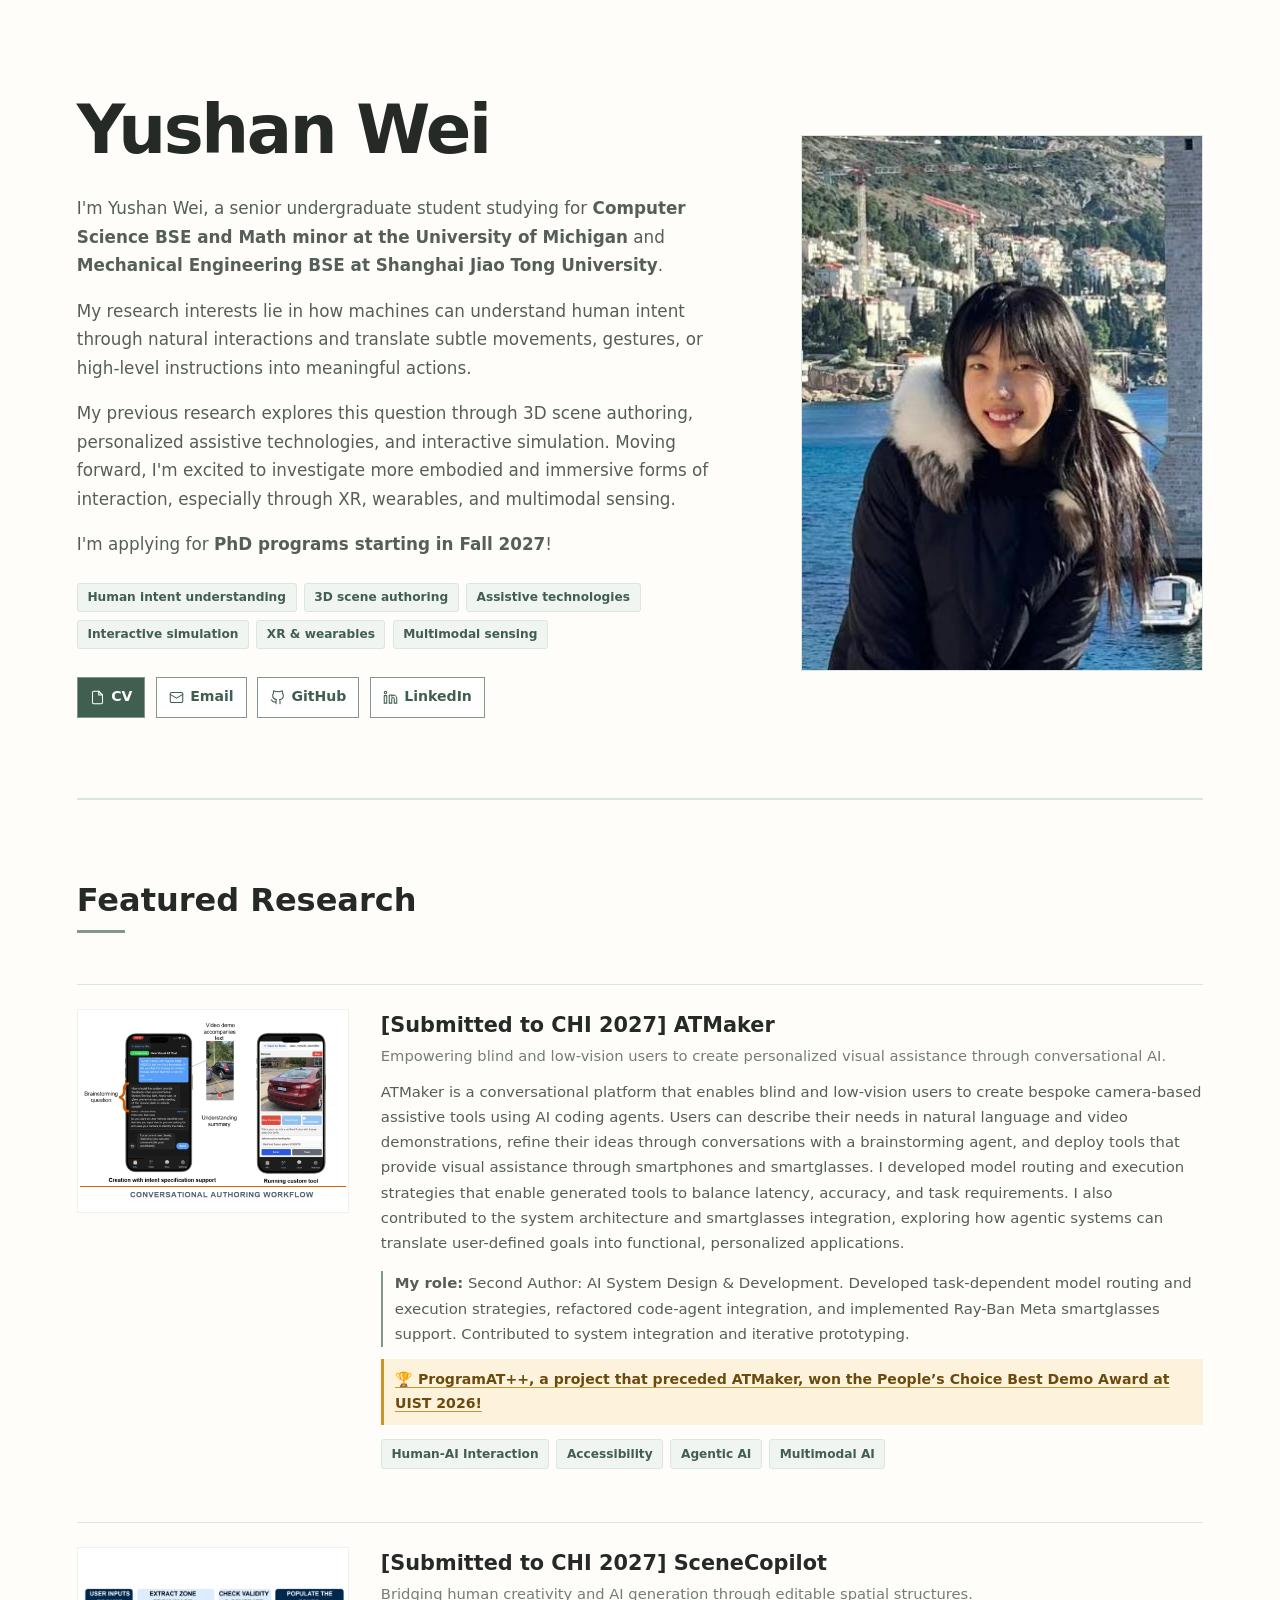
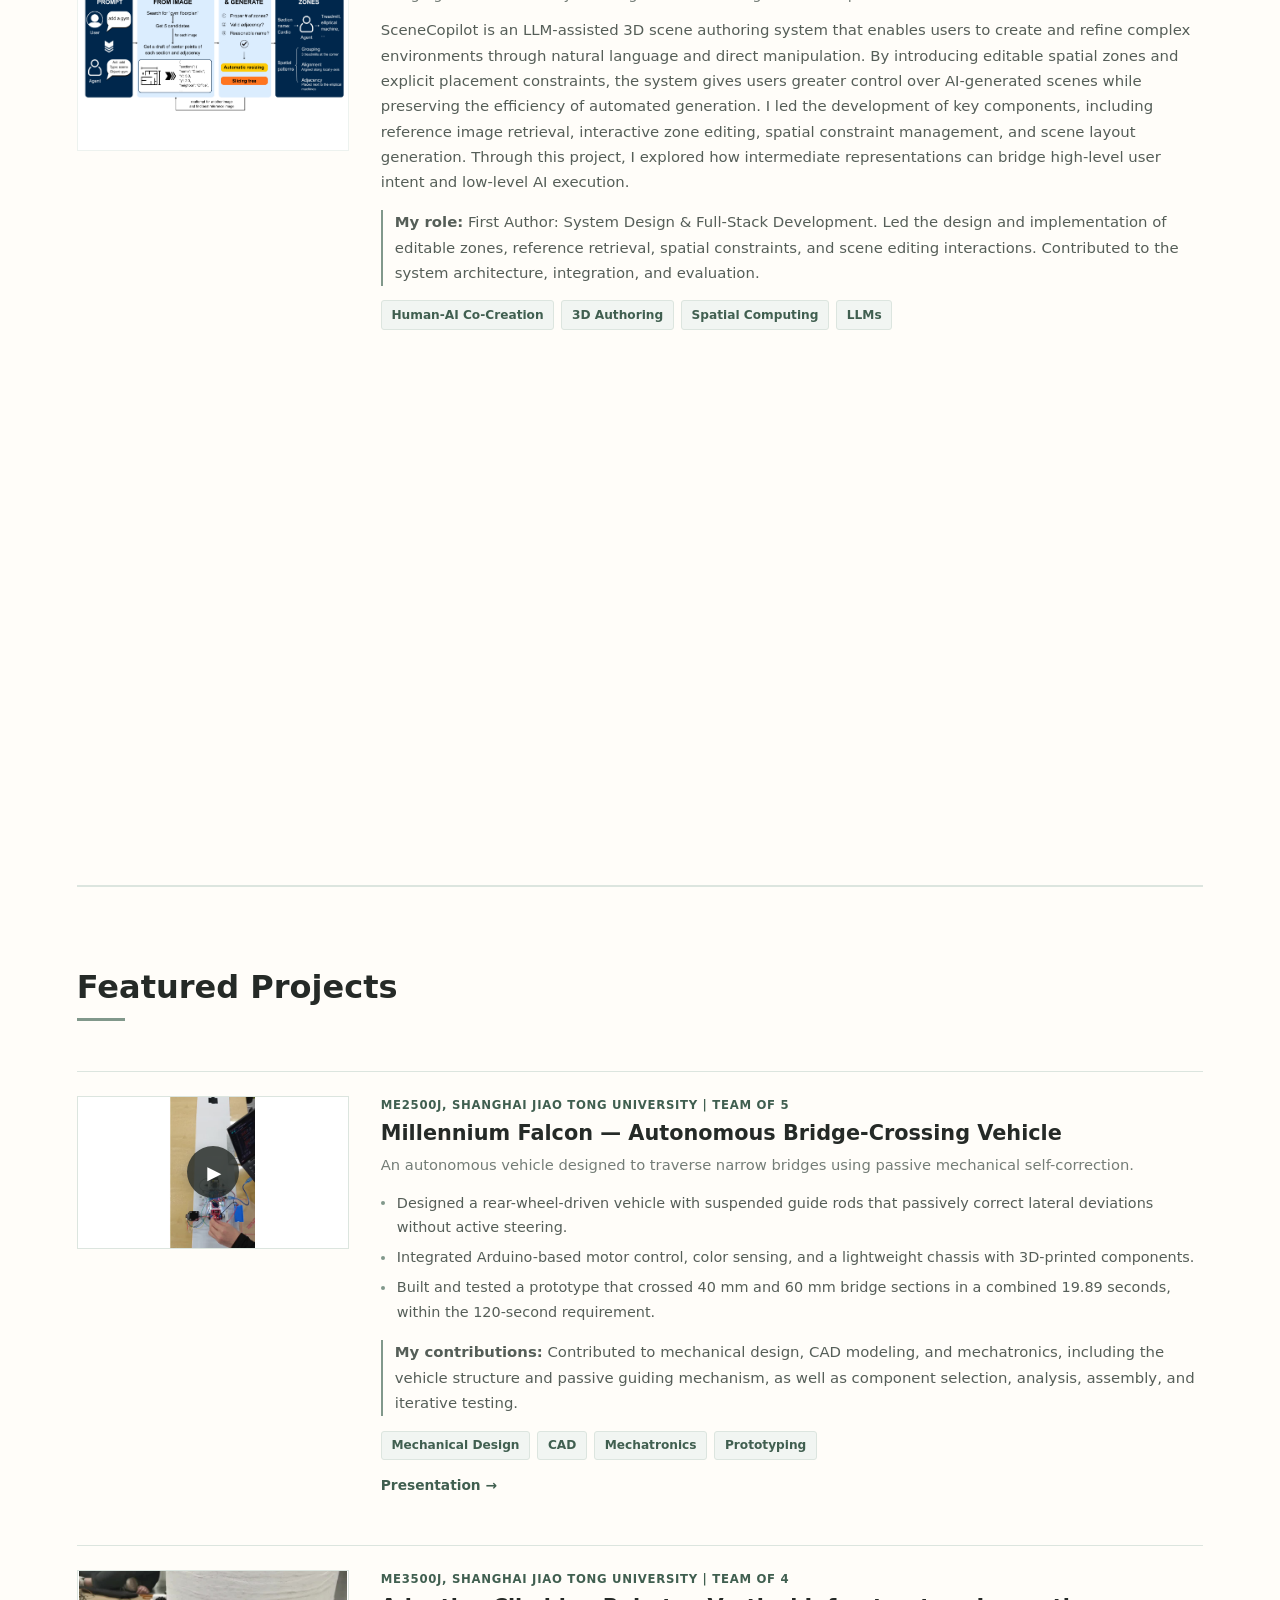
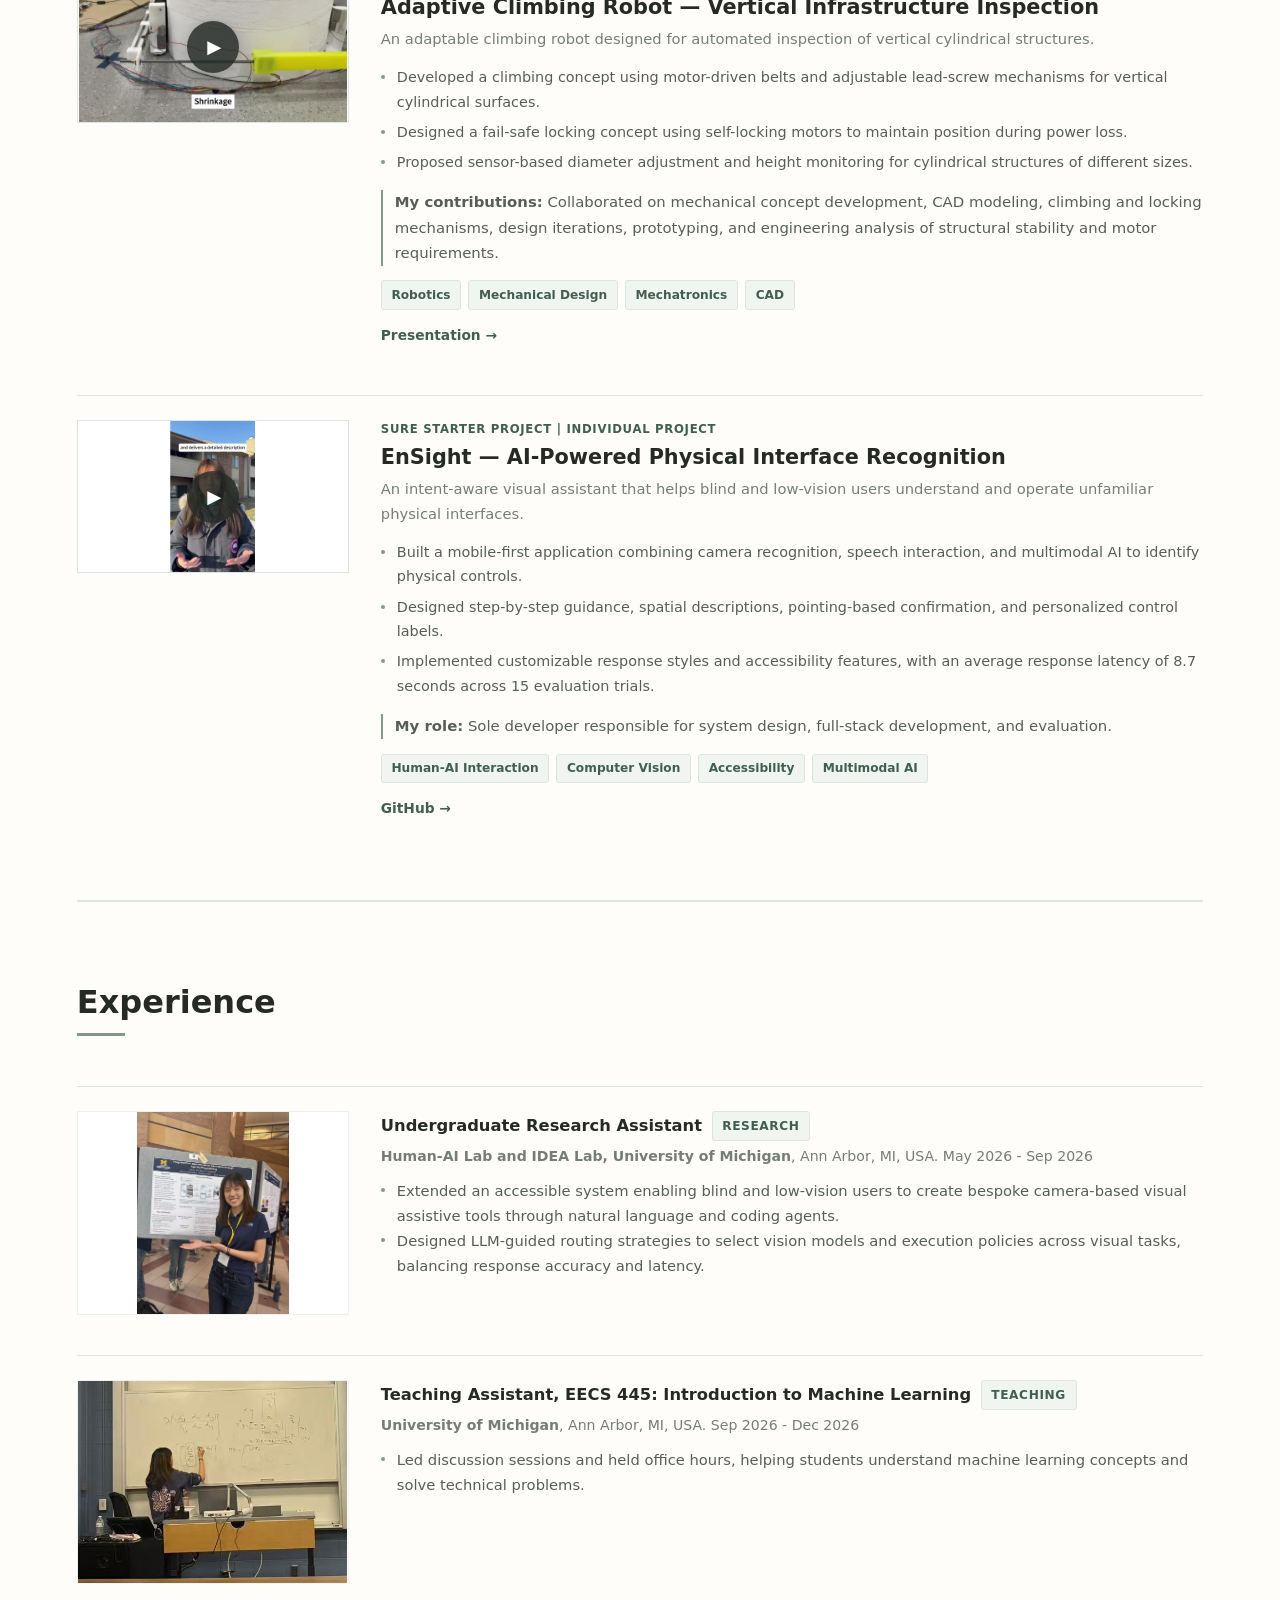
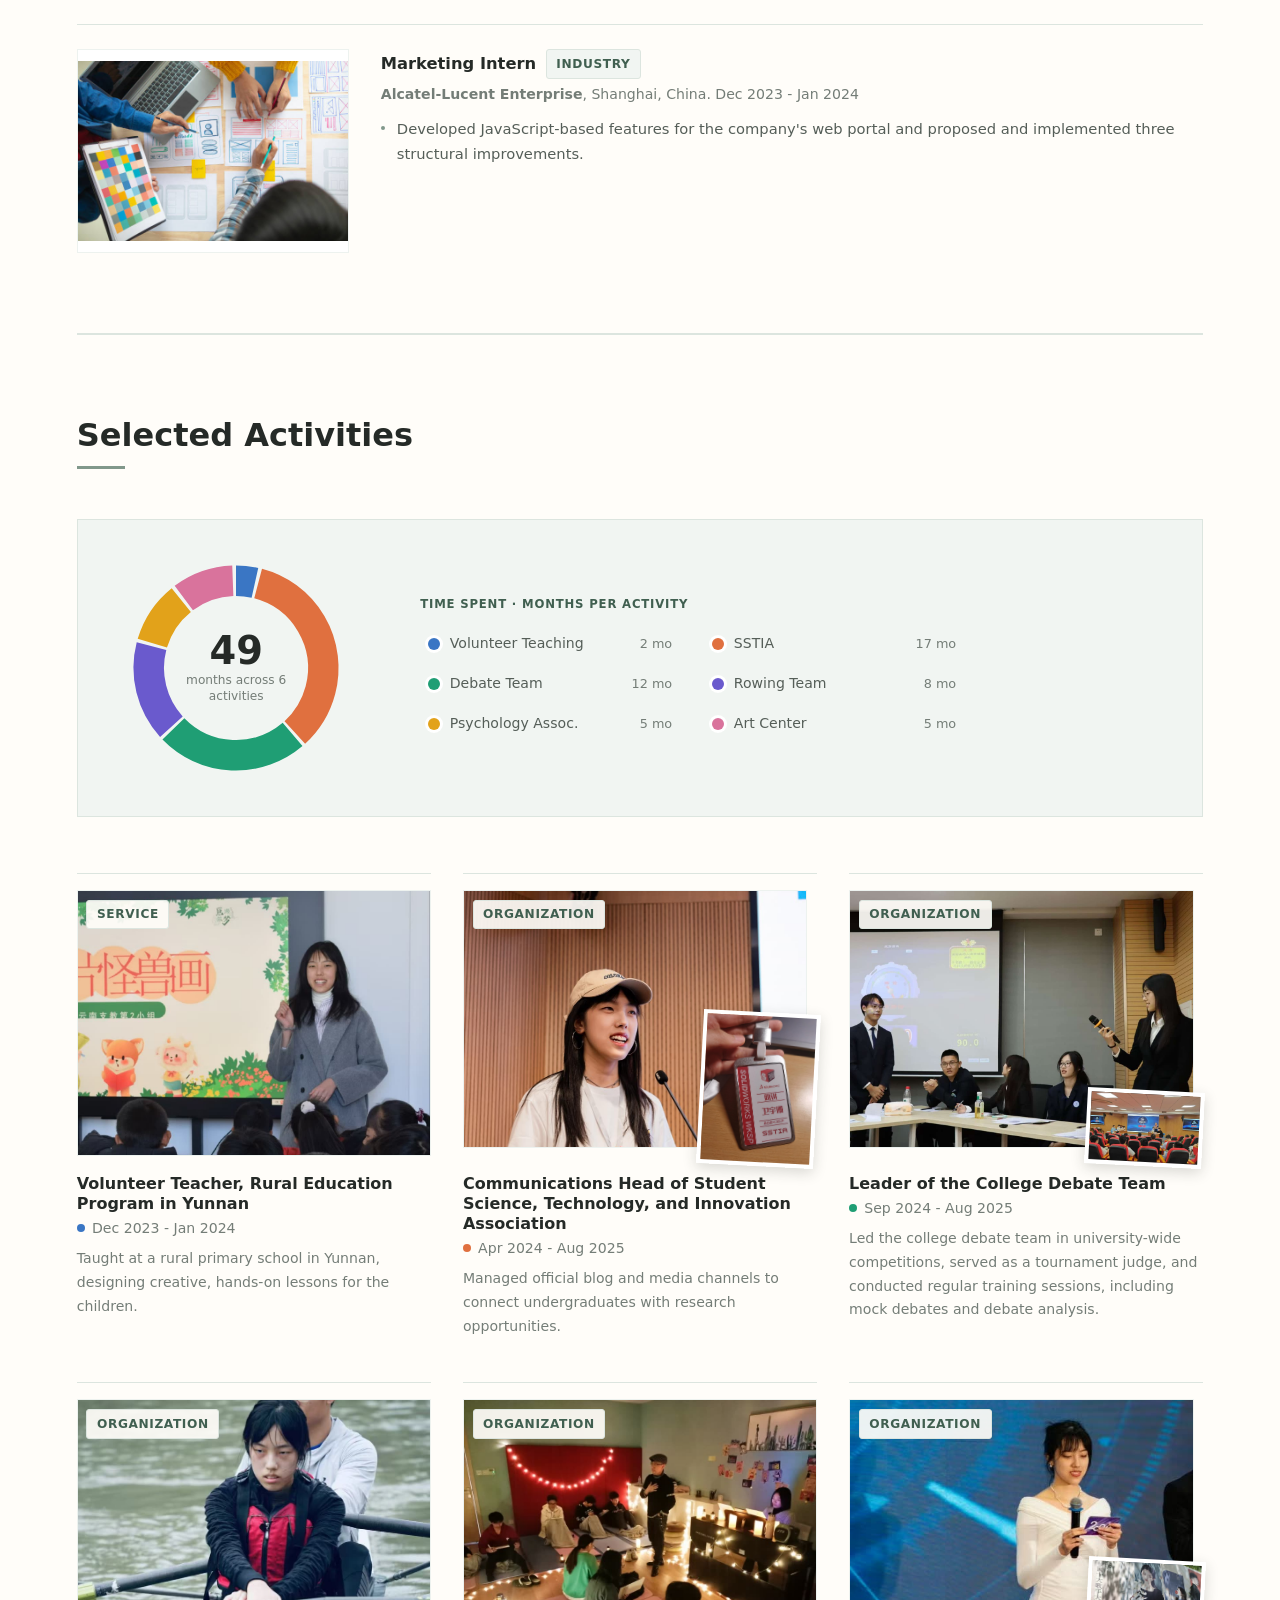
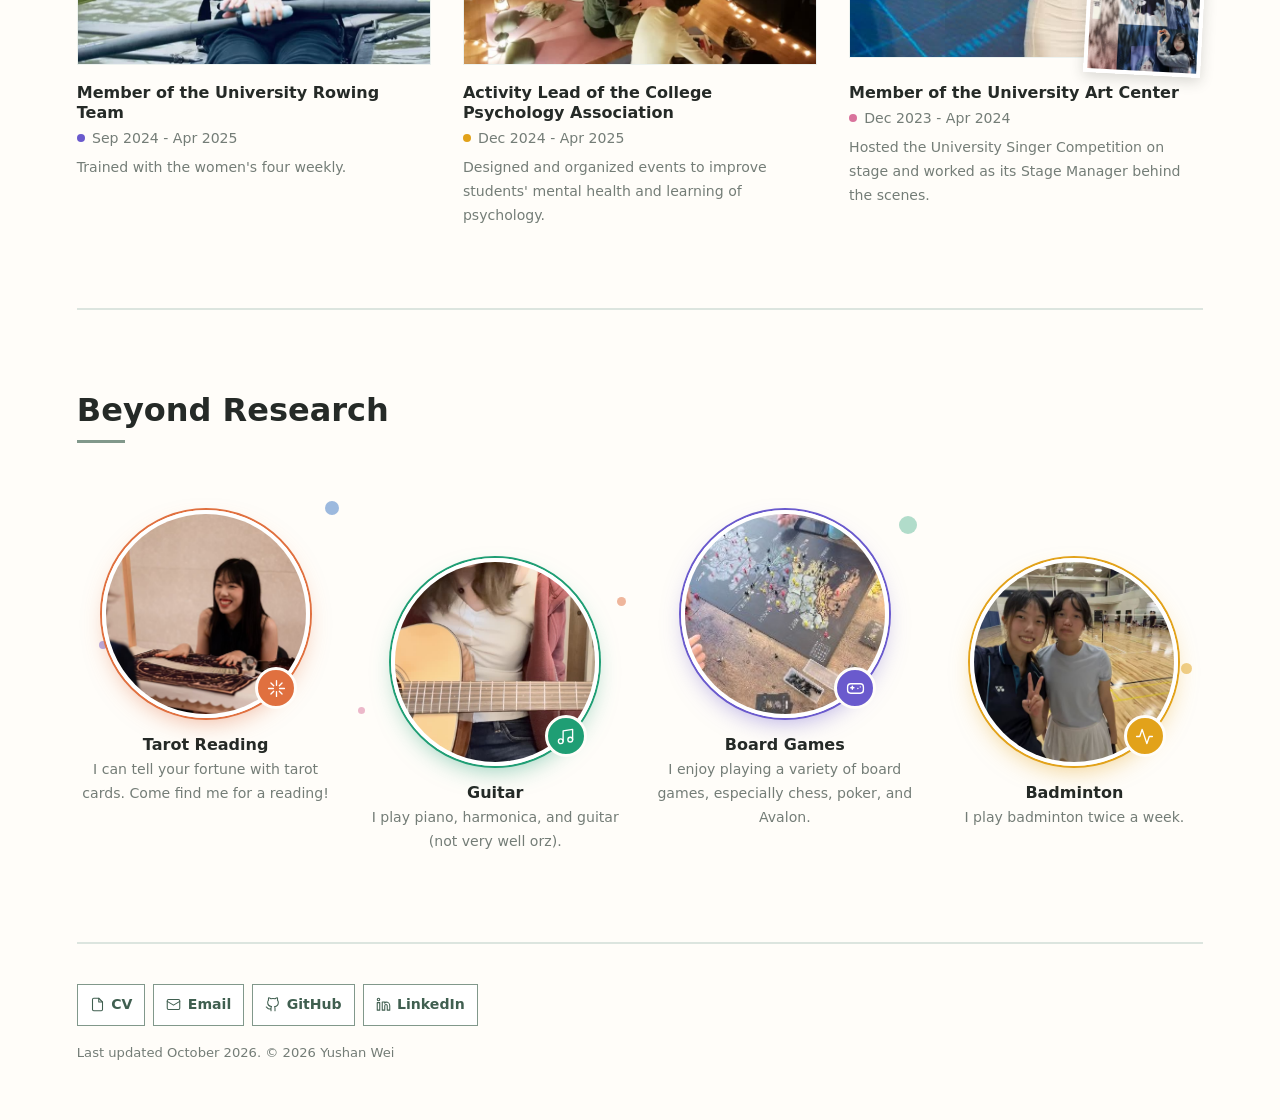
<file: index.html>
<!DOCTYPE html>
<html lang="en">
<head>
<meta charset="utf-8">
<meta name="viewport" content="width=device-width, initial-scale=1">
<title>Yushan Wei - University of Michigan</title>
<meta name="description" content="Yushan Wei is a Computer Science undergraduate researcher at the University of Michigan interested in HCI, Human-AI Interaction, XR, wearables, and intelligent interactive systems.">
<link rel="canonical" href="https://yushanwe.github.io/">
<meta property="og:title" content="Yushan Wei - University of Michigan">
<meta property="og:description" content="Computer Science undergraduate researcher at the University of Michigan interested in HCI, Human-AI Interaction, XR, wearables, and intelligent interactive systems.">
<meta property="og:type" content="website">
<meta property="og:url" content="https://yushanwe.github.io/">
<meta property="og:image" content="https://yushanwe.github.io/figures/sophie2.jpg">
<meta property="og:image:alt" content="Portrait of Yushan Wei">
<meta property="og:site_name" content="Yushan Wei">
<meta name="twitter:card" content="summary_large_image">
<meta name="twitter:title" content="Yushan Wei - University of Michigan">
<meta name="twitter:description" content="Computer Science undergraduate researcher at the University of Michigan interested in HCI, Human-AI Interaction, XR, wearables, and intelligent interactive systems.">
<meta name="twitter:image" content="https://yushanwe.github.io/figures/sophie2.jpg">
<meta name="twitter:image:alt" content="Portrait of Yushan Wei">
<link rel="icon" href="assets/img/favicon.svg" type="image/svg+xml">
<link rel="stylesheet" href="assets/css/style.css">
<script type="application/ld+json">
{
  "@context": "https://schema.org",
  "@type": "Person",
  "name": "Yushan Wei",
  "url": "https://yushanwe.github.io/",
  "image": "https://yushanwe.github.io/figures/sophie2.jpg",
  "email": "mailto:yushanwe@umich.edu",
  "affiliation": [
    {
      "@type": "CollegeOrUniversity",
      "name": "University of Michigan"
    },
    {
      "@type": "CollegeOrUniversity",
      "name": "Shanghai Jiao Tong University"
    }
  ],
  "sameAs": [
    "https://github.com/yushanwe",
    "https://www.linkedin.com/in/yushan-wei-903500383"
  ],
  "knowsAbout": [
    "Human-computer interaction",
    "Human-AI interaction",
    "Extended reality",
    "Wearable technology",
    "Intelligent interactive systems"
  ]
}
</script>
</head>
<body>
<a class="skip-link" href="#main">Skip to main content</a>

<!-- ===== Main ===== -->
<main class="main" id="main">

  <!-- 1. Hero / About -->
  <section class="section section--hero" id="about" aria-labelledby="about-h">
    <div class="hero">
      <div class="hero__text">
        <h1 class="hero__name" id="about-h">Yushan Wei</h1>
        <div class="hero__intro" id="heroIntro">
          <p>I'm Yushan Wei, a senior undergraduate student studying for a <strong>Computer Science BSE and Math minor at the University of Michigan</strong> and a <strong>Mechanical Engineering BSE at Shanghai Jiao Tong University</strong>.</p>
          <p>My research interests include human-computer interaction, Human-AI interaction, XR, wearables, multimodal sensing, assistive technologies, and intelligent interactive systems.</p>
        </div>
        <ul class="chips" id="heroInterests" aria-label="Research interests"></ul>
        <div class="btnrow" id="heroLinks"></div>
      </div>
      <figure class="hero__figure">
        <img id="heroPhoto" src="" alt="" width="402" height="536" loading="eager">
      </figure>
    </div>
  </section>

  <!-- 2. Featured Research -->
  <section class="section" id="research" aria-labelledby="research-h">
    <div class="sechead">
      <h2 class="sechead__title" id="research-h">Featured Research</h2>
    </div>
    <div class="projects" id="projectList">
      <!-- Static content keeps the research section meaningful before JavaScript runs. -->
      <article class="pcard pcard--text">
        <div class="pcard__body">
          <h3 class="pcard__title">[Submitted to CHI 2027] ATMaker</h3>
          <p class="pcard__tagline">Empowering blind and low-vision users to create personalized visual assistance through conversational AI.</p>
        </div>
      </article>
      <article class="pcard pcard--text">
        <div class="pcard__body">
          <h3 class="pcard__title">[Submitted to CHI 2027] SceneCopilot</h3>
          <p class="pcard__tagline">Bridging human creativity and AI generation through editable spatial structures.</p>
        </div>
      </article>
      <article class="pcard pcard--text">
        <div class="pcard__body">
          <h3 class="pcard__title">Interactive Driving Simulator for Visual Demand Research</h3>
          <p class="pcard__tagline">Building controllable virtual driving environments to study human attention and visual demand.</p>
        </div>
      </article>
    </div>
  </section>

  <!-- 3. Featured Projects -->
  <section class="section" id="featured-projects" aria-labelledby="featured-projects-h">
    <div class="sechead">
      <h2 class="sechead__title" id="featured-projects-h">Featured Projects</h2>
    </div>
    <div class="featured-projects" id="featuredProjectList">
      <p>Engineering and software projects spanning mechatronics, robotics, and accessible Human-AI interaction.</p>
    </div>
  </section>

  <!-- 4. Experience -->
  <section class="section" id="experience" aria-labelledby="exp-h">
    <div class="sechead">
      <h2 class="sechead__title" id="exp-h">Experience</h2>
    </div>
    <ol class="timeline" id="expList"></ol>
  </section>

  <!-- 5. Selected Activities -->
  <section class="section" id="activities" aria-labelledby="act-h">
    <div class="sechead">
      <h2 class="sechead__title" id="act-h">Selected Activities</h2>
    </div>
    <div class="donut reveal" id="actDonut"></div>
    <div class="activities" id="actList"></div>
  </section>

  <!-- 6. Beyond Research -->
  <section class="section section--beyond" id="beyond" aria-labelledby="beyond-h">
    <div class="sechead">
      <h2 class="sechead__title" id="beyond-h">Beyond Research</h2>
    </div>
    <div class="bubbles" id="beyondList"></div>
  </section>

  <!-- 7. Footer -->
  <footer class="footer" id="footer">
    <div class="footer__links" id="footerLinks"></div>
    <p class="footer__meta">
      Last updated <span id="footerUpdated"></span>.
      © <span id="footerYear"></span> <span id="footerName"></span>
    </p>
  </footer>
</main>

<script src="assets/js/data.js"></script>
<script src="assets/js/main.js"></script>
</body>
</html>
</file>
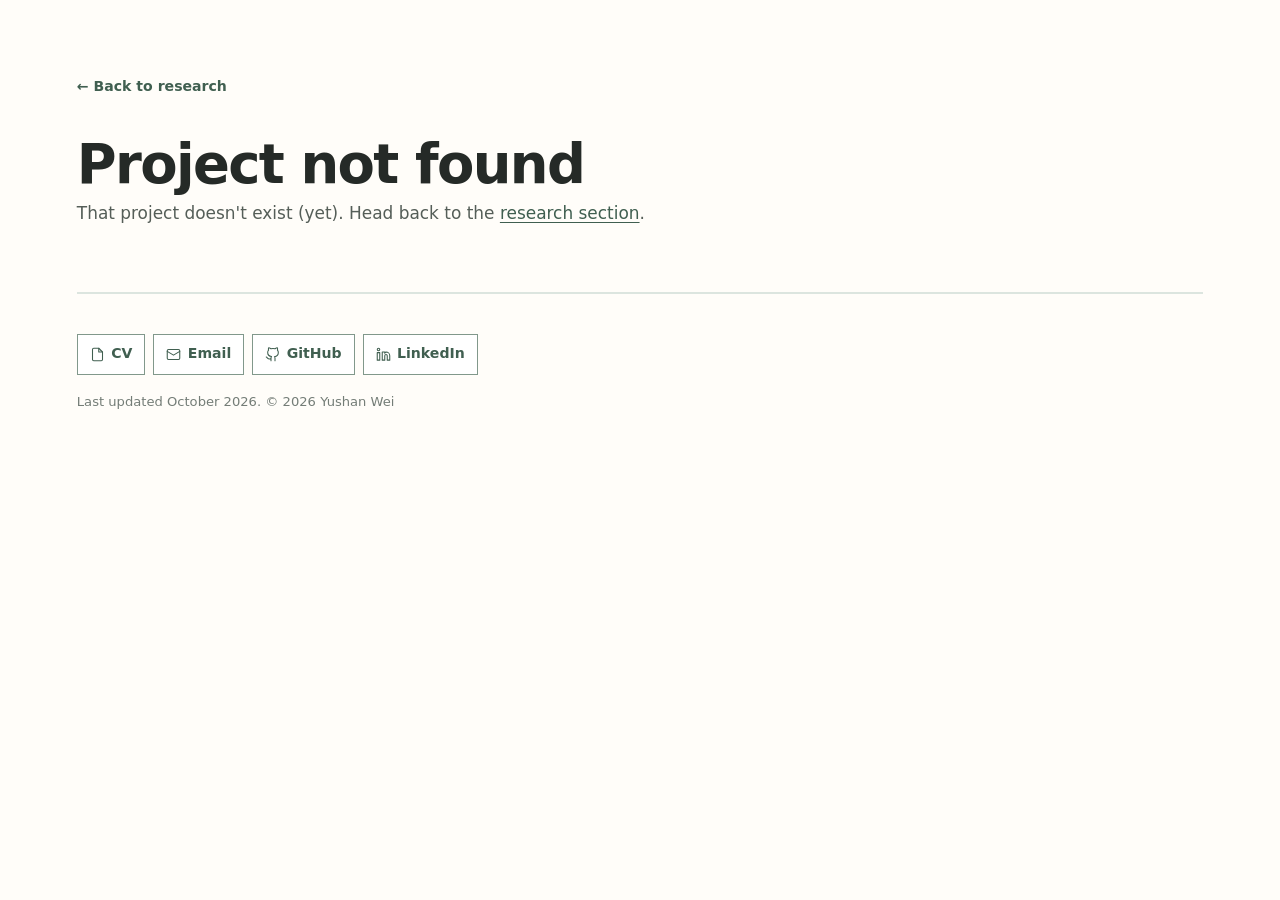
<file: project.html>
<!DOCTYPE html>
<html lang="en">
<head>
<meta charset="utf-8">
<meta name="viewport" content="width=device-width, initial-scale=1">
<title>Project — Yushan Wei</title>
<meta name="description" content="Research project detail page — Yushan Wei.">
<link rel="icon" href="assets/img/favicon.svg" type="image/svg+xml">
<link rel="stylesheet" href="assets/css/style.css">
</head>
<body>
<a class="skip-link" href="#main">Skip to main content</a>

<main class="main" id="main">
  <article class="detail" id="detail"></article>

  <footer class="footer">
    <div class="footer__links" id="footerLinks"></div>
    <p class="footer__meta">
      Last updated <span id="footerUpdated"></span>.
      © <span id="footerYear"></span> <span id="footerName"></span>
    </p>
  </footer>
</main>

<script src="assets/js/data.js"></script>
<script src="assets/js/main.js"></script>
</body>
</html>
</file>
<file: assets/css/style.css>
:root {
  --bg: #fffdf9;
  --ink: #252a27;
  --ink-soft: #555e58;
  --ink-faint: #747d77;
  --blue: #81988b;
  --blue-dark: #405f50;
  --blue-pale: #f1f5f2;
  --line: #dce5df;
  --line-soft: #edf2ef;
  --font: system-ui, sans-serif;
  --ease: cubic-bezier(.2, .8, .2, 1);
  --media-width: 17rem;
  --media-gap: clamp(1.5rem, 3vw, 2rem);
}

*, *::before, *::after { box-sizing: border-box; }
html { scroll-behavior: smooth; }
body { margin: 0; background: var(--bg); color: var(--ink); font-family: var(--font); font-size: 16px; line-height: 1.7; -webkit-font-smoothing: antialiased; }
button, input, textarea, select { font: inherit; }
h1, h2, h3, h4 { margin: 0; line-height: 1.25; font-weight: 650; }
p { margin: 0 0 1em; }
p:last-child { margin-bottom: 0; }
img { display: block; max-width: 100%; }
ul, ol { margin: 0; padding: 0; list-style: none; }
a { color: var(--blue-dark); text-underline-offset: 3px; }
a:hover { text-decoration-thickness: 2px; }
:focus-visible { outline: 2px solid var(--blue); outline-offset: 3px; }

.skip-link { position: fixed; top: .75rem; left: .75rem; z-index: 10; padding: .55rem .85rem; background: var(--ink); color: white; transform: translateY(-160%); transition: transform .2s ease; }
.skip-link:focus { transform: none; }
.main { width: 100%; margin: 0; padding-inline: clamp(1.25rem, 6vw, 7rem); }
.section { padding: 5rem 0; border-top: 2px solid var(--line); }
.section:first-child { border-top: 0; }
.section--hero { padding-top: 5.5rem; }

.hero { display: grid; grid-template-columns: minmax(0, 1fr) minmax(15rem, 25.125rem); gap: clamp(2rem, 7vw, 5rem); align-items: center; }
.hero__name { font-size: clamp(2.35rem, 7vw, 4.2rem); letter-spacing: -.035em; }
.hero__intro { max-width: none; margin-top: 1.4rem; color: var(--ink-soft); font-size: 1.05rem; }
.hero__figure { margin: 0; }
.hero__figure img { width: auto; height: auto; max-width: 100%; border: 1px solid var(--line); }

.chips, .tags { display: flex; flex-wrap: wrap; gap: .45rem; }
.chips { margin-top: 1.5rem; }
.chips li, .tag, .status, .cat { padding: .22rem .6rem; background: var(--blue-pale); color: var(--blue-dark); border: 1px solid var(--line); border-radius: 3px; font-size: .76rem; font-weight: 600; }
.btnrow { display: flex; flex-wrap: wrap; gap: .65rem; margin-top: 1.7rem; }
.btn, .iconlink { display: inline-flex; align-items: center; gap: .4rem; color: var(--blue-dark); padding: .48rem .75rem; border: 1px solid var(--blue); background: white; text-decoration: none; font-size: .88rem; font-weight: 600; transition: background .18s ease, transform .18s ease; }
.btn:hover, .iconlink:hover { background: var(--blue-pale); transform: translateY(-1px); }
.btn--primary { background: var(--blue-dark); color: white; }
.btn--primary:hover { background: var(--blue-dark); color: white; }
.btn svg, .iconlink svg { width: 15px; height: 15px; }

.sechead { margin-bottom: 2.5rem; }
.sechead__title { font-size: clamp(1.55rem, 4vw, 2rem); padding-bottom: .65rem; }
.sechead__title::after { content: ""; display: block; width: 3rem; height: 3px; margin-top: .65rem; background: var(--blue); }

.projects { display: grid; gap: 2.5rem; }
.pcard { display: grid; grid-template-columns: var(--media-width) minmax(0, 1fr); gap: var(--media-gap); border-top: 1px solid var(--line); padding-top: 1.5rem; }
.pcard--text { grid-template-columns: 1fr; }
.pcard__media { position: relative; aspect-ratio: 4 / 3; overflow: hidden; background: white; border: 1px solid var(--line-soft); }
.pcard__media img, .pcard__media iframe { display: block; width: 100%; height: 100%; border: 0; object-fit: contain; }
.pcard__body { padding-left: 0; }
.pcard--text .pcard__body { padding-left: 0; }
.pcard__year, .act__cat { color: var(--blue-dark); font-size: .73rem; font-weight: 650; letter-spacing: .07em; text-transform: uppercase; }
.pcard__title { margin: .25rem 0; font-size: 1.3rem; }
.pcard__title a { color: inherit; text-decoration: none; }
.pcard__title a:hover { color: var(--blue-dark); }
.pcard__tagline { margin-bottom: .75rem; color: var(--ink-faint); font-size: .92rem; }
.pcard__desc, .pcard__role { color: var(--ink-soft); font-size: .93rem; }
.pcard__role { margin-bottom: .9rem; padding-left: .75rem; border-left: 2px solid var(--blue); }
.pcard__note { margin: -.15rem 0 .9rem; padding: .55rem .7rem; background: var(--blue-pale); color: var(--blue-dark); font-size: .88rem; }
.tags { margin-bottom: .85rem; }
.linkrow { display: flex; flex-wrap: wrap; gap: .9rem; align-items: center; }
.linkrow a { font-size: .86rem; font-weight: 600; text-decoration: none; }
.linkrow a::after { content: " →"; }

.featured-projects { display: grid; gap: 3rem; }
.fproject { display: grid; grid-template-columns: var(--media-width) minmax(0, 1fr); gap: var(--media-gap); padding-top: 1.5rem; border-top: 1px solid var(--line); align-items: start; }
.fproject__media { position: relative; aspect-ratio: 16 / 9; overflow: hidden; background: var(--blue-pale); border: 1px solid var(--line); }
.fproject__media img, .fproject__media iframe { display: block; width: 100%; height: 100%; border: 0; object-fit: contain; background: #fff; }
.video-play { position: absolute; inset: 0; display: grid; place-items: center; width: 100%; border: 0; background: transparent; color: white; cursor: pointer; transition: background .18s ease; }
.video-play span { display: grid; place-items: center; width: 3.25rem; height: 3.25rem; padding-left: .18rem; border-radius: 50%; background: rgb(37 42 39 / 82%); box-shadow: 0 2px 12px rgb(0 0 0 / 18%); font-size: 1.15rem; transition: transform .18s var(--ease), background .18s ease; }
.video-play:hover { background: rgb(37 42 39 / 6%); }
.video-play:hover span { transform: scale(1.06); background: var(--blue-dark); }
.video-play.is-hidden { display: none; }
.fproject__context { margin-bottom: .3rem; color: var(--blue-dark); font-size: .73rem; font-weight: 650; letter-spacing: .06em; text-transform: uppercase; }
.fproject__title { margin-bottom: .35rem; font-size: 1.3rem; }
.fproject__tagline { margin-bottom: .85rem; color: var(--ink-faint); font-size: .92rem; }
.fproject__highlights { display: grid; gap: .35rem; margin-bottom: 1rem; }
.fproject__highlights li { position: relative; padding-left: 1rem; color: var(--ink-soft); font-size: .9rem; }
.fproject__highlights li::before { content: ""; position: absolute; left: 0; top: .72em; width: 4px; height: 4px; border-radius: 50%; background: var(--blue); }

.pubs { display: grid; gap: 2.5rem; }
.pubyear { display: grid; gap: 1.25rem; }
.pubyear__label { display: flex; gap: .8rem; align-items: center; color: var(--blue-dark); font-size: 1rem; }
.pubyear__label::after { content: ""; flex: 1; height: 1px; background: var(--line); }
.pub { display: grid; grid-template-columns: 6rem minmax(0, 1fr); gap: 1.15rem; }
.pub--nothumb { grid-template-columns: 1fr; }
.pub__thumb { width: 100%; aspect-ratio: 4 / 3; object-fit: cover; border: 1px solid var(--line); }
.pub__title { margin-bottom: .3rem; font-size: 1rem; }
.pub__authors, .pub__venue, .pub__summary { margin-bottom: .25rem; color: var(--ink-soft); font-size: .89rem; }
.pub__authors .me { color: var(--ink); font-weight: 700; }
.pub__venue { color: var(--ink-faint); }
.pub__summary { margin-top: .45rem; }
.pub__foot { display: flex; flex-wrap: wrap; gap: .8rem; align-items: center; margin-top: .5rem; }
.status { text-transform: uppercase; letter-spacing: .04em; }

.timeline { display: grid; gap: 2.5rem; }
.tl { padding-top: 1.5rem; border-top: 1px solid var(--line); }
.tl__layout { display: grid; grid-template-columns: var(--media-width) minmax(0, 1fr); gap: var(--media-gap); align-items: start; }
.tl__media { width: 100%; aspect-ratio: 4 / 3; overflow: hidden; background: white; border: 1px solid var(--line-soft); }
.tl__image { width: 100%; height: 100%; object-fit: contain; }
.tl__content { padding-left: 0; }
.tl__top { display: flex; flex-wrap: wrap; gap: .6rem; align-items: center; }
.tl__role { font-size: 1.02rem; }
.cat { text-transform: uppercase; letter-spacing: .05em; }
.tl__meta { margin: .25rem 0 .55rem; color: var(--ink-faint); font-size: .88rem; }
.tl__bullets li { position: relative; padding-left: 1rem; color: var(--ink-soft); font-size: .92rem; }
.tl__bullets li::before { content: ""; position: absolute; left: 0; top: .7em; width: 4px; height: 4px; border-radius: 50%; background: var(--blue); }

/* Activity donut */
.donut { display: grid; grid-template-columns: auto minmax(0, 1fr); gap: clamp(1.5rem, 5vw, 4rem); align-items: center; margin-bottom: 3.5rem; padding: 1.75rem clamp(1rem, 3vw, 2.5rem); background: var(--blue-pale); border: 1px solid var(--line); }
.donut__figure { position: relative; width: 15rem; aspect-ratio: 1; }
.donut__svg { display: block; width: 100%; height: 100%; overflow: visible; }
.donut__seg { cursor: pointer; transform: translate(0, 0); transition: transform .3s var(--ease), opacity .25s ease; }
.donut__seg circle { fill: none; stroke: var(--c); stroke-width: 28; stroke-dasharray: 0 var(--circ); transition: stroke-dasharray .9s var(--ease) calc(var(--i) * .12s + .1s), stroke-width .25s var(--ease); }
.donut.is-in .donut__seg circle { stroke-dasharray: var(--len) var(--circ); }
.donut.has-active .donut__seg { opacity: .35; }
.donut .donut__seg.is-active { opacity: 1; transform: translate(var(--dx), var(--dy)); }
.donut__seg.is-active circle { stroke-width: 34; }
.donut__seg:focus-visible { outline: none; }
.donut__center { position: absolute; inset: 22%; display: grid; place-content: center; text-align: center; pointer-events: none; }
.donut__num { color: var(--ink); font-size: 2.4rem; font-weight: 650; line-height: 1.05; }
.donut__label { max-width: 7.5rem; margin-inline: auto; color: var(--ink-faint); font-size: .76rem; line-height: 1.35; }
.donut__caption { margin-bottom: .75rem; color: var(--blue-dark); font-size: .73rem; font-weight: 650; letter-spacing: .07em; text-transform: uppercase; }
.donut__legend { display: grid; grid-template-columns: repeat(2, minmax(0, 1fr)); gap: .3rem 1.5rem; max-width: 34rem; }
.donut__key { display: grid; grid-template-columns: auto minmax(0, 1fr) auto; gap: .6rem; align-items: center; padding: .35rem .5rem; color: var(--ink-soft); font-size: .88rem; text-decoration: none; border-radius: 3px; transition: background .2s ease, color .2s ease; }
.donut__key.is-active { background: white; color: var(--ink); }
.donut__swatch { width: 12px; height: 12px; border-radius: 50%; background: var(--c); box-shadow: 0 0 0 3px white; transition: transform .25s var(--ease); }
.donut__key.is-active .donut__swatch { transform: scale(1.25); }
.donut__val { color: var(--ink-faint); font-size: .8rem; font-variant-numeric: tabular-nums; }

/* Activity cards */
.activities { display: grid; grid-template-columns: repeat(3, minmax(0, 1fr)); gap: 2.75rem 2rem; }
.act { padding-top: 1rem; border-top: 1px solid var(--line); transition: transform .2s var(--ease); scroll-margin-top: 2rem; }
.act:hover { transform: translateY(-2px); }
.act.is-active { border-top-color: var(--c); }
.act__media { position: relative; margin-bottom: 1.15rem; }
.act__media--stack { margin-right: .6rem; margin-bottom: 1.6rem; }
.act__frame { aspect-ratio: 4 / 3; overflow: hidden; background: var(--blue-pale); border: 1px solid var(--line-soft); }
.act__img { width: 100%; height: 100%; object-fit: cover; transition: transform .5s var(--ease); }
.act:hover .act__img { transform: scale(1.03); }
.act__inset { position: absolute; right: -.6rem; bottom: -1.1rem; width: 34%; max-height: 72%; object-fit: cover; border: 4px solid white; box-shadow: 0 4px 14px rgb(37 42 39 / 18%); transform: rotate(3deg); transition: transform .3s var(--ease); }
.act:hover .act__inset { transform: rotate(0deg) scale(1.04); }
.act__badge { position: absolute; top: .6rem; left: .6rem; background: rgb(255 253 249 / 92%); }
.act__title, .by__title { margin: .2rem 0; font-size: 1rem; }
.act__date, .act__note, .by__body { color: var(--ink-faint); font-size: .88rem; }
.act__date { margin-bottom: .35rem; }
.act__date::before { content: ""; display: inline-block; width: 8px; height: 8px; margin-right: .45rem; border-radius: 50%; background: var(--c); vertical-align: .05em; }

/* Beyond research: floating photo bubbles */
.bubbles { position: relative; display: grid; grid-template-columns: repeat(4, minmax(0, 1fr)); gap: 2.5rem 2rem; padding: 1rem 0 .5rem; }
.bubble { margin: 0; text-align: center; }
.bubble:nth-of-type(even) { margin-top: 3rem; }
.bubble__float { position: relative; width: min(100%, 13rem); margin: 0 auto 1.1rem; animation: bubble-float calc(5s + var(--i) * .7s) ease-in-out calc(var(--i) * -1.3s) infinite; }
.bubble__photo { aspect-ratio: 1; overflow: hidden; border-radius: 50%; border: 4px solid white; box-shadow: 0 0 0 2px var(--c), 0 10px 26px -8px color-mix(in srgb, var(--c) 55%, transparent); transition: transform .4s var(--ease), box-shadow .4s var(--ease); }
.bubble__photo img { width: 100%; height: 100%; object-fit: cover; transition: transform .6s var(--ease); }
.bubble:hover .bubble__photo { transform: scale(1.05); box-shadow: 0 0 0 3px var(--c), 0 0 0 11px color-mix(in srgb, var(--c) 16%, transparent), 0 14px 30px -8px color-mix(in srgb, var(--c) 60%, transparent); }
.bubble:hover .bubble__photo img { transform: scale(1.08); }
.bubble__icon { position: absolute; right: 6%; bottom: 4%; display: grid; place-items: center; width: 42px; height: 42px; border-radius: 50%; background: var(--c); color: white; border: 3px solid var(--bg); transition: transform .4s var(--ease); }
.bubble__icon svg { width: 19px; height: 19px; }
.bubble:hover .bubble__icon { transform: rotate(-12deg) scale(1.1); }
.bubble figcaption { max-width: 16rem; margin: 0 auto; }
.bubbles__dot { position: absolute; border-radius: 50%; pointer-events: none; opacity: .5; animation: bubble-float 7s ease-in-out infinite; }
.bubbles__dot:nth-child(1) { width: 14px; height: 14px; left: 22%; top: 2%; background: #3a76c4; }
.bubbles__dot:nth-child(2) { width: 9px; height: 9px; left: 48%; top: 28%; background: #e0703f; animation-delay: -2s; }
.bubbles__dot:nth-child(3) { width: 18px; height: 18px; left: 73%; top: 6%; background: #1f9e74; opacity: .35; animation-delay: -4s; }
.bubbles__dot:nth-child(4) { width: 8px; height: 8px; left: 2%; top: 40%; background: #6a5acd; animation-delay: -1s; }
.bubbles__dot:nth-child(5) { width: 11px; height: 11px; right: 1%; top: 46%; background: #e2a21a; animation-delay: -3s; }
.bubbles__dot:nth-child(6) { width: 7px; height: 7px; left: 25%; top: 58%; background: #d9739c; animation-delay: -5s; }
@keyframes bubble-float { 0%, 100% { transform: translateY(0); } 50% { transform: translateY(-10px); } }

.footer { padding: 2.5rem 0 3.5rem; border-top: 2px solid var(--line); }
.footer__links { display: flex; flex-wrap: wrap; gap: .5rem; margin-bottom: 1rem; }
.footer__meta { color: var(--ink-faint); font-size: .82rem; }

.detail { padding: 4.5rem 0 4rem; }
.backlink { display: inline-block; margin-bottom: 2rem; font-size: .88rem; font-weight: 600; text-decoration: none; }
.backlink::before { content: "← "; }
.detail__title { font-size: clamp(2.1rem, 6vw, 3.4rem); letter-spacing: -.03em; }
.detail__tagline { margin: .55rem 0 1rem; color: var(--ink-faint); }
.detail__hero { width: 100%; aspect-ratio: 16 / 9; object-fit: cover; margin: 2rem 0; border: 1px solid var(--line); }
.detail__lead { color: var(--ink-soft); font-size: 1.06rem; }
.detail__section { margin-top: 2.5rem; padding-top: 1.5rem; border-top: 1px solid var(--line); }
.detail__section h2 { margin-bottom: .65rem; font-size: 1.3rem; }
.detail__section p { color: var(--ink-soft); }
.detail__gallery { display: grid; grid-template-columns: repeat(auto-fit, minmax(18rem, 1fr)); gap: 1rem; margin-top: 1.25rem; }
.detail__gallery img { width: 100%; border: 1px solid var(--line); }

.reveal { opacity: 0; transform: translateY(12px); transition: opacity .55s var(--ease), transform .55s var(--ease); }
.reveal.is-in { opacity: 1; transform: none; }

@media (max-width: 1100px) {
  .activities { grid-template-columns: repeat(2, minmax(0, 1fr)); }
  .bubbles { grid-template-columns: repeat(2, minmax(0, 1fr)); }
  .bubble:nth-of-type(even) { margin-top: 0; }
  .bubble:nth-of-type(4n+2), .bubble:nth-of-type(4n+3) { margin-top: 2rem; }
}

@media (max-width: 700px) {
  .main { padding-inline: 1rem; }
  .section { padding: 3.5rem 0; }
  .section--hero { padding-top: 3rem; }
  .hero { grid-template-columns: 1fr; gap: 1.75rem; }
  .hero__figure { order: -1; width: min(100%, 25.125rem); }
  .pcard { grid-template-columns: 1fr; gap: 1.1rem; }
  .pcard__media { width: min(100%, var(--media-width)); }
  .pcard__body { padding-top: 0; }
  .fproject { grid-template-columns: 1fr; gap: 1.25rem; }
  .fproject__media { width: min(100%, var(--media-width)); }
  .tl__layout { grid-template-columns: 1fr; gap: 1rem; }
  .tl__media { width: min(100%, var(--media-width)); }
  .tl__content { padding-left: 0; }
  .activities { grid-template-columns: 1fr; }
  .act__media { max-width: 28rem; }
  .donut { grid-template-columns: 1fr; justify-items: center; }
  .donut__side { width: 100%; }
  .donut__legend { grid-template-columns: 1fr; }
  .bubbles { gap: 2rem 1rem; }
  .bubble__icon { width: 34px; height: 34px; }
  .bubble__icon svg { width: 16px; height: 16px; }
}

@media (max-width: 460px) {
  .pub { grid-template-columns: 1fr; }
  .pub__thumb { display: none; }
  .btnrow .btn { flex: 1 1 auto; justify-content: center; }
}

@media (prefers-reduced-motion: reduce) {
  html { scroll-behavior: auto; }
  *, *::before, *::after { transition-duration: .001ms !important; transition-delay: 0s !important; }
  .reveal { opacity: 1; transform: none; }
  .bubble__float, .bubbles__dot { animation: none; }
}

@media print {
  .skip-link { display: none; }
  .main { width: 100%; padding-inline: 0; }
  .reveal { opacity: 1; transform: none; }
}

/* Award highlight note */
.pcard__note--award { background: #fdf3dc; border-left: 3px solid #c9952b; color: #6b4a0e; font-weight: 600; }
.pcard__note--award a { color: inherit; text-decoration: underline; text-decoration-color: #c9952b; }
.pcard__note--award a:hover { color: #8a5d0a; }
</file>
